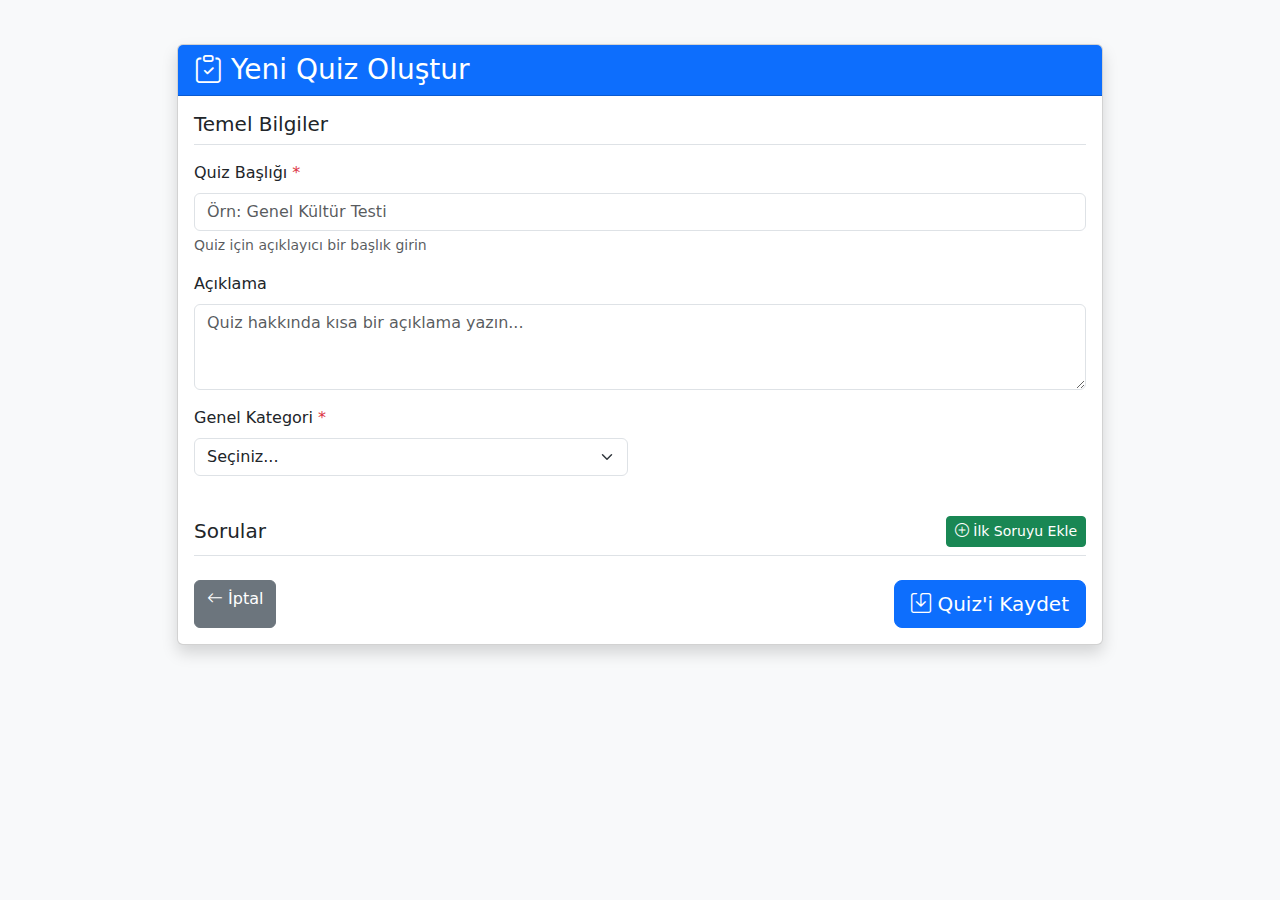
<file: KahootMvc/wwwroot/CreateQuiz.html>
﻿<!DOCTYPE html>
<html lang="tr">
<head>
    <meta charset="utf-8" />
    <meta name="viewport" content="width=device-width, initial-scale=1.0" />
    <title>Quiz Oluştur</title>

    <!-- Bootstrap CSS -->
    <link href="https://cdn.jsdelivr.net/npm/bootstrap@5.3.0/dist/css/bootstrap.min.css" rel="stylesheet">

    <!-- Bootstrap Icons -->
    <link rel="stylesheet" href="https://cdn.jsdelivr.net/npm/bootstrap-icons@1.11.0/font/bootstrap-icons.css">

    <style>
        body {
            background-color: #f8f9fa;
            padding-top: 20px;
            padding-bottom: 40px;
        }

        .question-card {
            border-left: 4px solid #0d6efd;
            position: relative;
        }

        .option-group {
            transition: all 0.3s ease;
        }

            .option-group:hover {
                background-color: #f8f9fa;
            }

        .form-check-input:checked {
            background-color: #28a745;
            border-color: #28a745;
        }

        .card-header h6 {
            font-weight: 600;
        }

        .add-question-below {
            margin-top: 15px;
            margin-bottom: 20px;
            border: 2px dashed #0d6efd;
            padding: 15px;
            text-align: center;
            border-radius: 8px;
            background-color: #f8f9ff;
            transition: all 0.3s ease;
        }

            .add-question-below:hover {
                background-color: #e7f1ff;
                border-color: #0056b3;
            }

        .category-badge {
            font-size: 0.85rem;
            padding: 0.35rem 0.65rem;
        }

        .time-input-group {
            max-width: 200px;
        }
    </style>
</head>
<body>

    <div class="container mt-4">
        <div class="row justify-content-center">
            <div class="col-lg-10">
                <div class="card shadow">
                    <div class="card-header bg-primary text-white">
                        <h3 class="mb-0">
                            <i class="bi bi-clipboard-check"></i> Yeni Quiz Oluştur
                        </h3>
                    </div>
                    <div class="card-body">
                        <form id="quizForm" method="post">

                            <!-- Quiz Temel Bilgileri -->
                            <div class="mb-4">
                                <h5 class="border-bottom pb-2 mb-3">Temel Bilgiler</h5>

                                <div class="mb-3">
                                    <label for="quizTitle" class="form-label">Quiz Başlığı <span class="text-danger">*</span></label>
                                    <input type="text" class="form-control" id="quizTitle" name="Title" required placeholder="Örn: Genel Kültür Testi">
                                    <div class="form-text">Quiz için açıklayıcı bir başlık girin</div>
                                </div>

                                <div class="mb-3">
                                    <label for="quizDescription" class="form-label">Açıklama</label>
                                    <textarea class="form-control" id="quizDescription" name="Description" rows="3" placeholder="Quiz hakkında kısa bir açıklama yazın..."></textarea>
                                </div>

                                <div class="row">
                                    <div class="col-md-6 mb-3">
                                        <label for="quizCategory" class="form-label">Genel Kategori <span class="text-danger">*</span></label>
                                        <select class="form-select" id="quizCategory" name="Category" required>
                                            <option value="">Seçiniz...</option>
                                            <option value="11111111-1111-1111-1111-111111111111">Genel Kültür</option>
                                            <option value="22222222-2222-2222-2222-222222222222">Matematik</option>
                                            <option value="33333333-3333-3333-3333-333333333333">Tarih</option>
                                            <option value="44444444-4444-4444-4444-444444444444">Bilim</option>
                                            <option value="55555555-5555-5555-5555-555555555555">Teknoloji</option>
                                            <option value="66666666-6666-6666-6666-666666666666">Spor</option>
                                            <option value="77777777-7777-7777-7777-777777777777">Sanat</option>
                                            <option value="88888888-8888-8888-8888-888888888888">Diğer</option>
                                        </select>
                                    </div>
                                </div>
                            </div>

                            <!-- Sorular Bölümü -->
                            <div class="mb-4">
                                <div class="d-flex justify-content-between align-items-center border-bottom pb-2 mb-3">
                                    <h5 class="mb-0">Sorular</h5>
                                    <button type="button" class="btn btn-success btn-sm" id="addFirstQuestionBtn">
                                        <i class="bi bi-plus-circle"></i> İlk Soruyu Ekle
                                    </button>
                                </div>

                                <div id="questionsContainer">
                                    <!-- Sorular buraya dinamik olarak eklenecek -->
                                </div>
                            </div>

                            <!-- Form Butonları -->
                            <div class="d-flex justify-content-between">
                                <a href="/ogretmen.html" class="btn btn-secondary">
                                    <i class="bi bi-arrow-left"></i> İptal
                                </a>
                                <button type="submit" class="btn btn-primary btn-lg" id="submitBtn">
                                    <i class="bi bi-save"></i> Quiz'i Kaydet
                                </button>
                            </div>

                        </form>
                    </div>
                </div>
            </div>
        </div>
    </div>

    <!-- Soru Template (Görünmez) -->
    <template id="questionTemplate">
        <div class="question-wrapper">
            <div class="card mb-3 question-card">
                <div class="card-header bg-light">
                    <div class="d-flex justify-content-between align-items-center">
                        <div class="d-flex align-items-center gap-2">
                            <h6 class="mb-0">Soru <span class="question-number"></span></h6>
                        </div>
                        <button type="button" class="btn btn-danger btn-sm remove-question">
                            <i class="bi bi-trash"></i> Sil
                        </button>
                    </div>
                </div>
                <div class="card-body">
                    <div class="row mb-3">
                        <div class="col-md-3">
                            <label class="form-label">
                                <i class="bi bi-clock"></i> Süre (saniye) <span class="text-danger">*</span>
                            </label>
                            <input type="number" class="form-control question-time" min="5" max="300" value="20" required>
                            <div class="form-text">Varsayılan: 20 sn</div>
                        </div>
                        <div class="col-md-3">
                            <label class="form-label">Puan</label>
                            <input type="number" class="form-control question-points" min="1" value="10" placeholder="10">
                        </div>
                    </div>

                    <div class="mb-3">
                        <label class="form-label">Soru Metni <span class="text-danger">*</span></label>
                        <textarea class="form-control question-text" rows="2" required placeholder="Sorunuzu buraya yazın..."></textarea>
                    </div>

                    <div class="mb-2">
                        <label class="form-label">Şıklar <span class="text-danger">*</span></label>
                    </div>

                    <div class="options-container">
                        <!-- Şıklar buraya eklenecek -->
                    </div>

                    <button type="button" class="btn btn-sm btn-outline-primary add-option">
                        <i class="bi bi-plus"></i> Şık Ekle
                    </button>
                </div>
            </div>

            <!-- Her sorunun altında yeni soru ekleme butonu -->
            <div class="add-question-below">
                <button type="button" class="btn btn-success add-question-below-btn">
                    <i class="bi bi-plus-circle"></i> Buraya Yeni Soru Ekle
                </button>
            </div>
        </div>
    </template>

    <!-- Şık Template (Görünmez) -->
    <template id="optionTemplate">
        <div class="input-group mb-2 option-group">
            <div class="input-group-text">
                <input class="form-check-input mt-0 correct-answer" type="radio" title="Doğru cevap">
            </div>
            <input type="text" class="form-control option-text" placeholder="Şık metni" required>
            <button class="btn btn-outline-danger remove-option" type="button">
                <i class="bi bi-x"></i>
            </button>
        </div>
    </template>

    <!-- Bootstrap JS -->
    <script src="https://cdn.jsdelivr.net/npm/bootstrap@5.3.0/dist/js/bootstrap.bundle.min.js"></script>

    <!-- Quiz Form JavaScript -->
    <script>
        let questionCount = 0;

        // İlk soru ekle butonu
        document.getElementById('addFirstQuestionBtn').addEventListener('click', function() {
            addQuestion();
            // İlk soru eklendikten sonra bu butonu gizle
            this.style.display = 'none';
        });

        function addQuestion(afterElement = null) {
            questionCount++;
            const template = document.getElementById('questionTemplate');
            const clone = template.content.cloneNode(true);

            // Soru numarasını güncelle
            clone.querySelector('.question-number').textContent = questionCount;

            // Input name'lerini ayarla (Model Binding için)
            const questionIndex = questionCount - 1;
            clone.querySelector('.question-text').name = `Questions[${questionIndex}].Text`;
            clone.querySelector('.question-points').name = `Questions[${questionIndex}].Points`;
            clone.querySelector('.question-time').name = `Questions[${questionIndex}].TimeLimit`;

            // Sil butonu event listener
            clone.querySelector('.remove-question').addEventListener('click', function(e) {
                const wrapper = e.target.closest('.question-wrapper');
                wrapper.remove();
                updateQuestionNumbers();

                // Eğer hiç soru kalmadıysa ilk soru ekle butonunu göster
                if(document.querySelectorAll('.question-card').length === 0) {
                    document.getElementById('addFirstQuestionBtn').style.display = 'inline-block';
                }
            });

            // Şık ekle butonu event listener
            clone.querySelector('.add-option').addEventListener('click', function(e) {
                const optionsContainer = e.target.previousElementSibling;
                addOption(optionsContainer, questionIndex);
            });

            // Bu sorunun altına yeni soru ekle butonu
            clone.querySelector('.add-question-below-btn').addEventListener('click', function(e) {
                const currentWrapper = e.target.closest('.question-wrapper');
                addQuestion(currentWrapper);
            });

            // Container'a ekle (belirtilen elemanın sonrasına veya en sona)
            const container = document.getElementById('questionsContainer');
            if (afterElement) {
                // afterElement şu anda DOM'da bir wrapper (question-wrapper) olmalı
                afterElement.insertAdjacentElement('afterend', clone.querySelector('.question-wrapper'));
            } else {
                container.appendChild(clone);
            }

            // İlk 4 şıkkı otomatik ekle
            const addedWrapper = afterElement ? afterElement.nextElementSibling : container.lastElementChild;
            const optionsContainer = addedWrapper.querySelector('.options-container');
            for(let i = 0; i < 4; i++) {
                addOption(optionsContainer, questionIndex);
            }

            updateQuestionNumbers();
        }

        function addOption(container, questionIndex) {
            const template = document.getElementById('optionTemplate');
            const clone = template.content.cloneNode(true);

            const optionCount = container.querySelectorAll('.option-group').length;

            // Input name'lerini ayarla
            const radioInput = clone.querySelector('.correct-answer');
            const textInput = clone.querySelector('.option-text');

            radioInput.name = `Questions[${questionIndex}].CorrectAnswerIndex`;
            radioInput.value = optionCount;
            textInput.name = `Questions[${questionIndex}].Options[${optionCount}].Text`;

            // Sil butonu event listener
            clone.querySelector('.remove-option').addEventListener('click', function(e) {
                if(container.querySelectorAll('.option-group').length > 2) {
                    e.target.closest('.option-group').remove();
                    updateOptionIndices(container, questionIndex);
                } else {
                    alert('En az 2 şık olmalıdır!');
                }
            });

            container.appendChild(clone);
        }

        function updateQuestionNumbers() {
            const questions = document.querySelectorAll('.question-card');
            questionCount = questions.length;

            questions.forEach((question, index) => {
                question.querySelector('.question-number').textContent = index + 1;

                // Input name'lerini güncelle
                question.querySelector('.question-text').name = `Questions[${index}].Text`;
                question.querySelector('.question-points').name = `Questions[${index}].Points`;
                question.querySelector('.question-time').name = `Questions[${index}].TimeLimit`;

                const options = question.querySelectorAll('.option-group');
                options.forEach((option, optionIndex) => {
                    option.querySelector('.correct-answer').name = `Questions[${index}].CorrectAnswerIndex`;
                    option.querySelector('.correct-answer').value = optionIndex;
                    option.querySelector('.option-text').name = `Questions[${index}].Options[${optionIndex}].Text`;
                });
            });
        }

        function updateOptionIndices(container, questionIndex) {
            const options = container.querySelectorAll('.option-group');
            options.forEach((option, index) => {
                option.querySelector('.correct-answer').value = index;
                option.querySelector('.option-text').name = `Questions[${questionIndex}].Options[${index}].Text`;
            });
        }


                            //APİ İŞLEMLERİ
        document.getElementById('quizForm').addEventListener('submit', async function (e) {
            e.preventDefault(); // Normal submit'i engelle

            const questions = document.querySelectorAll('.question-card');

            if (questions.length === 0) {
                alert('En az bir soru eklemelisiniz!');
                return;
            }

            // Her sorunun doğru cevabı seçili mi ve kategori seçili mi kontrol et
            for (let i = 0; i < questions.length; i++) {
                const question = questions[i];
                const checked = question.querySelector('input.correct-answer:checked');

                if (!checked) {
                    alert(`Soru ${i + 1} için doğru cevabı işaretleyin!`);
                    return;
                }

            }

            // JSON veri modeli oluştur
            const quizData = {
                title: document.getElementById("quizTitle").value,
                description: document.getElementById("quizDescription").value,
                category: document.getElementById("quizCategory").value,
                questions: []
            };

            const questionElements = document.querySelectorAll('.question-card');

            questionElements.forEach((q, i) => {
                const questionText = q.querySelector('.question-text').value || '';
                const points = Number(q.querySelector('.question-points').value || 10);
                const time = Number(q.querySelector('.question-time').value || 20);
                const checked = q.querySelector('input.correct-answer:checked');
                const correctIndex = checked ? Number(checked.value) : 0;

                const optionElements = q.querySelectorAll('.option-group');
                const answers = [];

                optionElements.forEach(op => {
                    answers.push({ text: op.querySelector('.option-text').value || '' });
                });

                quizData.questions.push({
                    text: questionText,
                    point: points,
                    time: time,
                    correctAnswerIndex: correctIndex,
                    answers: answers

                });
            });
            const jsonData = JSON.stringify(quizData, null, 2);
            const userId = localStorage.getItem("userid");
            // API POST isteği
            try {
                const response = await fetch("/teacher/quiz/createquiz", {
                    method: "POST",
                    headers: {
                        "Content-Type": "application/json",
                        "UserId": userId
                    },
                    body: JSON.stringify(quizData)
                });

                if (response.ok) {
                    // JSON objesini al
                    alert("Quiz başarıyla kaydedildi!");
                    window.location.href = "ogretmen.html";
                } else {
                    const err = await response.text();
                    console.log(quizData);
                    alert("Hata oluştu: " + err);
                }
            } catch (err) {
                alert("API isteği başarısız: " + (err.message || err));
                console.error(err);
            }
        });
    </script>
</body>
</html>
</file>
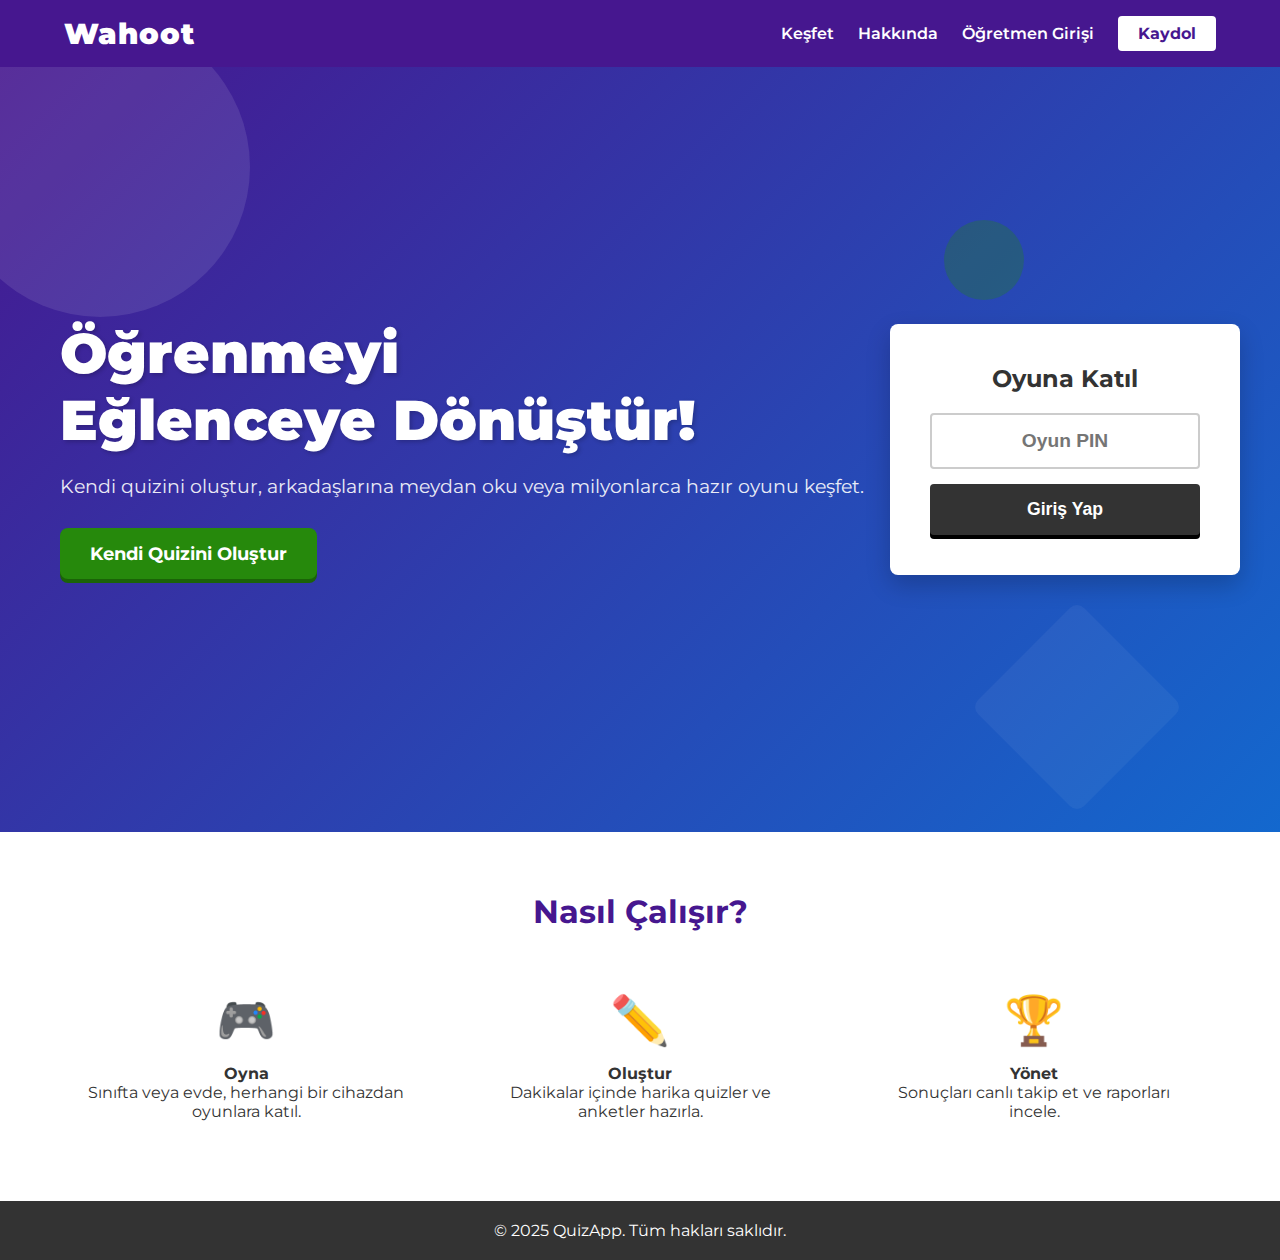
<file: KahootMvc/wwwroot/Wahoot.html>
﻿<!DOCTYPE html>
<html lang="tr">
<head>
    <meta charset="UTF-8">
    <meta name="viewport" content="width=device-width, initial-scale=1.0">
    <title>Wahoot - Öğrenmeyi Oyunlaştır</title>
    <link href="https://fonts.googleapis.com/css2?family=Montserrat:wght@400;700;900&display=swap" rel="stylesheet">

    <style>
        /* --- GENEL AYARLAR --- */
        :root {
            --primary-color: #46178f; /* Kahoot Moru */
            --secondary-color: #1368ce; /* Mavi */
            --accent-color: #26890c; /* Yeşil */
            --text-color: #333;
            --white: #ffffff;
        }

        * {
            margin: 0;
            padding: 0;
            box-sizing: border-box;
        }

        body {
            font-family: 'Montserrat', sans-serif;
            color: var(--text-color);
            background-color: #f2f2f2;
            overflow-x: hidden;
        }

        /* --- NAVBAR --- */
        .navbar {
            display: flex;
            justify-content: space-between;
            align-items: center;
            padding: 1rem 5%;
            background-color: var(--primary-color);
            color: white;
            box-shadow: 0 4px 6px rgba(0,0,0,0.1);
        }

        .logo {
            font-size: 1.8rem;
            font-weight: 900;
            letter-spacing: 1px;
        }

        .nav-links a {
            color: white;
            text-decoration: none;
            margin-left: 20px;
            font-weight: 600;
            transition: opacity 0.3s;
        }

            .nav-links a:hover {
                opacity: 0.8;
            }

        .btn-login {
            background-color: white;
            color: var(--primary-color) !important;
            padding: 8px 20px;
            border-radius: 4px;
            font-weight: 700 !important;
        }

        /* --- HERO SECTION (ANA ALAN) --- */
        .hero {
            position: relative;
            min-height: 85vh; /* Ekranın %85'i */
            display: flex;
            justify-content: center;
            align-items: center;
            background: linear-gradient(135deg, var(--primary-color) 0%, var(--secondary-color) 100%);
            padding: 20px;
            overflow: hidden;
        }

        /* Arka Plan Şekilleri (Dekoratif) */
        .shape {
            position: absolute;
            background-color: rgba(255, 255, 255, 0.1);
            border-radius: 50%;
            z-index: 1;
        }

        .shape-1 {
            width: 300px;
            height: 300px;
            top: -50px;
            left: -50px;
        }

        .shape-2 {
            width: 150px;
            height: 150px;
            bottom: 50px;
            right: 10%;
            background-color: rgba(255, 255, 255, 0.05);
            border-radius: 10px;
            transform: rotate(45deg);
        }

        .shape-3 {
            width: 80px;
            height: 80px;
            top: 20%;
            right: 20%;
            background-color: rgba(38, 137, 12, 0.3);
        }

        /* İçerik Kutusu */
        .hero-container {
            display: flex;
            flex-wrap: wrap;
            justify-content: space-between;
            align-items: center;
            width: 100%;
            max-width: 1200px;
            z-index: 2;
        }

        /* Sol Taraf: Metin */
        .hero-text {
            flex: 1;
            color: white;
            padding: 20px;
            min-width: 300px;
        }

            .hero-text h1 {
                font-size: 3.5rem;
                font-weight: 900;
                line-height: 1.2;
                margin-bottom: 20px;
                text-shadow: 2px 2px 4px rgba(0,0,0,0.2);
            }

            .hero-text p {
                font-size: 1.2rem;
                margin-bottom: 30px;
                opacity: 0.9;
            }

        .hero-btn {
            display: inline-block;
            padding: 15px 30px;
            background-color: var(--accent-color);
            color: white;
            text-decoration: none;
            font-weight: 700;
            border-radius: 8px;
            font-size: 1.1rem;
            box-shadow: 0 4px 0 #1b6308; /* 3D Efekt */
            transition: transform 0.1s;
        }

            .hero-btn:active {
                transform: translateY(4px);
                box-shadow: none;
            }

        /* Sağ Taraf: PIN Kutusu (Game Entry) */
        .game-entry-card {
            flex: 0 0 350px;
            background-color: white;
            padding: 40px;
            border-radius: 8px;
            box-shadow: 0 10px 25px rgba(0,0,0,0.2);
            text-align: center;
            margin: 20px auto;
        }

            .game-entry-card h2 {
                margin-bottom: 20px;
                color: #333;
            }

        .pin-input {
            width: 100%;
            padding: 15px;
            font-size: 1.2rem;
            text-align: center;
            border: 2px solid #ccc;
            border-radius: 4px;
            margin-bottom: 15px;
            font-weight: 700;
            outline: none;
            transition: border-color 0.3s;
        }

            .pin-input:focus {
                border-color: var(--text-color);
            }

        .join-btn {
            width: 100%;
            padding: 15px;
            background-color: #333;
            color: white;
            border: none;
            border-radius: 4px;
            font-size: 1.1rem;
            font-weight: 700;
            cursor: pointer;
            box-shadow: 0 4px 0 #000;
            transition: transform 0.1s;
        }

            .join-btn:active {
                transform: translateY(4px);
                box-shadow: none;
            }

        /* --- FEATURE SECTION --- */
        .features {
            padding: 60px 5%;
            background-color: white;
            text-align: center;
        }

            .features h3 {
                font-size: 2rem;
                margin-bottom: 40px;
                color: var(--primary-color);
            }

        .feature-grid {
            display: grid;
            grid-template-columns: repeat(auto-fit, minmax(250px, 1fr));
            gap: 30px;
        }

        .feature-item {
            padding: 20px;
        }

        .feature-icon {
            font-size: 3rem;
            margin-bottom: 15px;
            display: block;
        }

        /* --- FOOTER --- */
        footer {
            background-color: #333;
            color: white;
            text-align: center;
            padding: 20px;
            margin-top: auto;
        }

        /* --- RESPONSIVE --- */
        @media (max-width: 768px) {
            .hero-text h1 {
                font-size: 2.5rem;
            }

            .hero-container {
                flex-direction: column;
                text-align: center;
            }

            .game-entry-card {
                width: 100%;
                max-width: 400px;
            }

            .nav-links {
                display: none; /* Mobilde menüyü basitleştirdik */
            }
        }
    </style>
</head>
<body>

    <nav class="navbar">
        <div class="logo">Wahoot</div>
        <div class="nav-links">
            <a href="#">Keşfet</a>
            <a href="#">Hakkında</a>
            <a href="/Teacher/Quiz/Index">Öğretmen Girişi</a>
            <a href="#" class="btn-login">Kaydol</a>
        </div>
    </nav>

    <header class="hero">
        <div class="shape shape-1"></div>
        <div class="shape shape-2"></div>
        <div class="shape shape-3"></div>

        <div class="hero-container">
            <div class="hero-text">
                <h1>Öğrenmeyi<br>Eğlenceye Dönüştür!</h1>
                <p>Kendi quizini oluştur, arkadaşlarına meydan oku veya milyonlarca hazır oyunu keşfet.</p>
                <a href="/Teacher/Quiz/Create" class="hero-btn">Kendi Quizini Oluştur</a>
            </div>

            <div class="game-entry-card">
                <h2>Oyuna Katıl</h2>
                <form action="/Session/Join" method="POST">
                    <input type="text" class="pin-input" placeholder="Oyun PIN" maxlength="7" required>
                    <button type="submit" class="join-btn">Giriş Yap</button>
                </form>
            </div>
        </div>
    </header>

    <section class="features">
        <h3>Nasıl Çalışır?</h3>
        <div class="feature-grid">
            <div class="feature-item">
                <span class="feature-icon">🎮</span>
                <h4>Oyna</h4>
                <p>Sınıfta veya evde, herhangi bir cihazdan oyunlara katıl.</p>
            </div>
            <div class="feature-item">
                <span class="feature-icon">✏️</span>
                <h4>Oluştur</h4>
                <p>Dakikalar içinde harika quizler ve anketler hazırla.</p>
            </div>
            <div class="feature-item">
                <span class="feature-icon">🏆</span>
                <h4>Yönet</h4>
                <p>Sonuçları canlı takip et ve raporları incele.</p>
            </div>
        </div>
    </section>

    <footer>
        <p>&copy; 2025 QuizApp. Tüm hakları saklıdır.</p>
    </footer>

</body>
</html>
</file>
